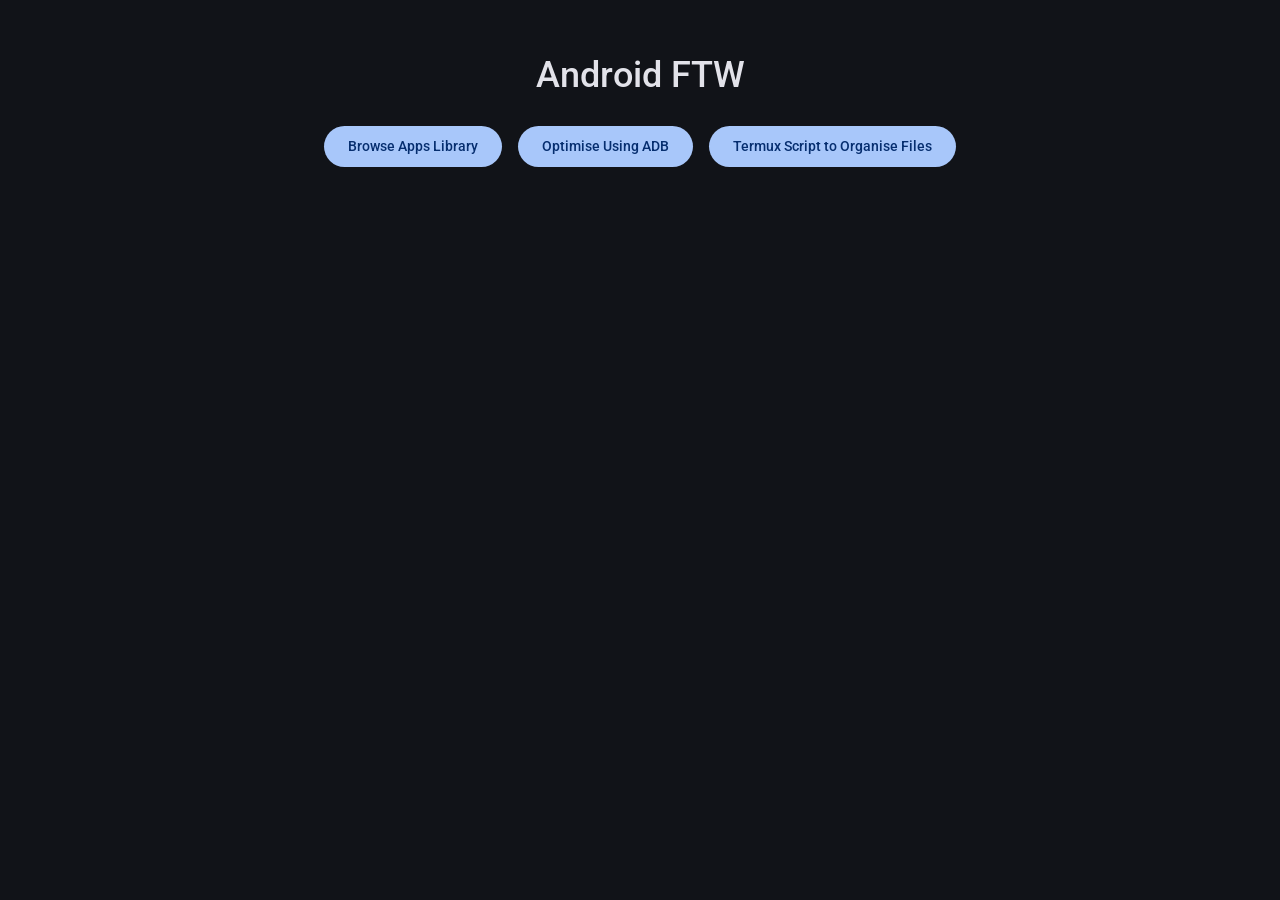
<file: docs/index.html>
<!DOCTYPE html>
<html lang="en">
<head>
    <meta charset="UTF-8">
    <meta name="viewport" content="width=device-width, initial-scale=1.0">
    <title>Android FTW</title>
    <link rel="preconnect" href="https://fonts.googleapis.com">
    <link rel="preconnect" href="https://fonts.gstatic.com" crossorigin>
    <link href="https://fonts.googleapis.com/css2?family=Roboto:wght@400;500;700&display=swap" rel="stylesheet">
    <link rel="stylesheet" href="./apps/style.css">
</head>
<body>
    <header>
        <h1>Android FTW</h1>
        
        <div class="controls-container">
            <a href="./apps/" class="card-button">
                Browse Apps Library
            </a>
            <a href="./scripts/optimize_android.sh" class="card-button">
                Optimise Using ADB
            </a>
            <a href="./scripts/organize_files_by_extension.sh" class="card-button">
                Termux Script to Organise Files
            </a>
        </div>
    </header>

    <main>
        </main>
</body>
</html>
</file>
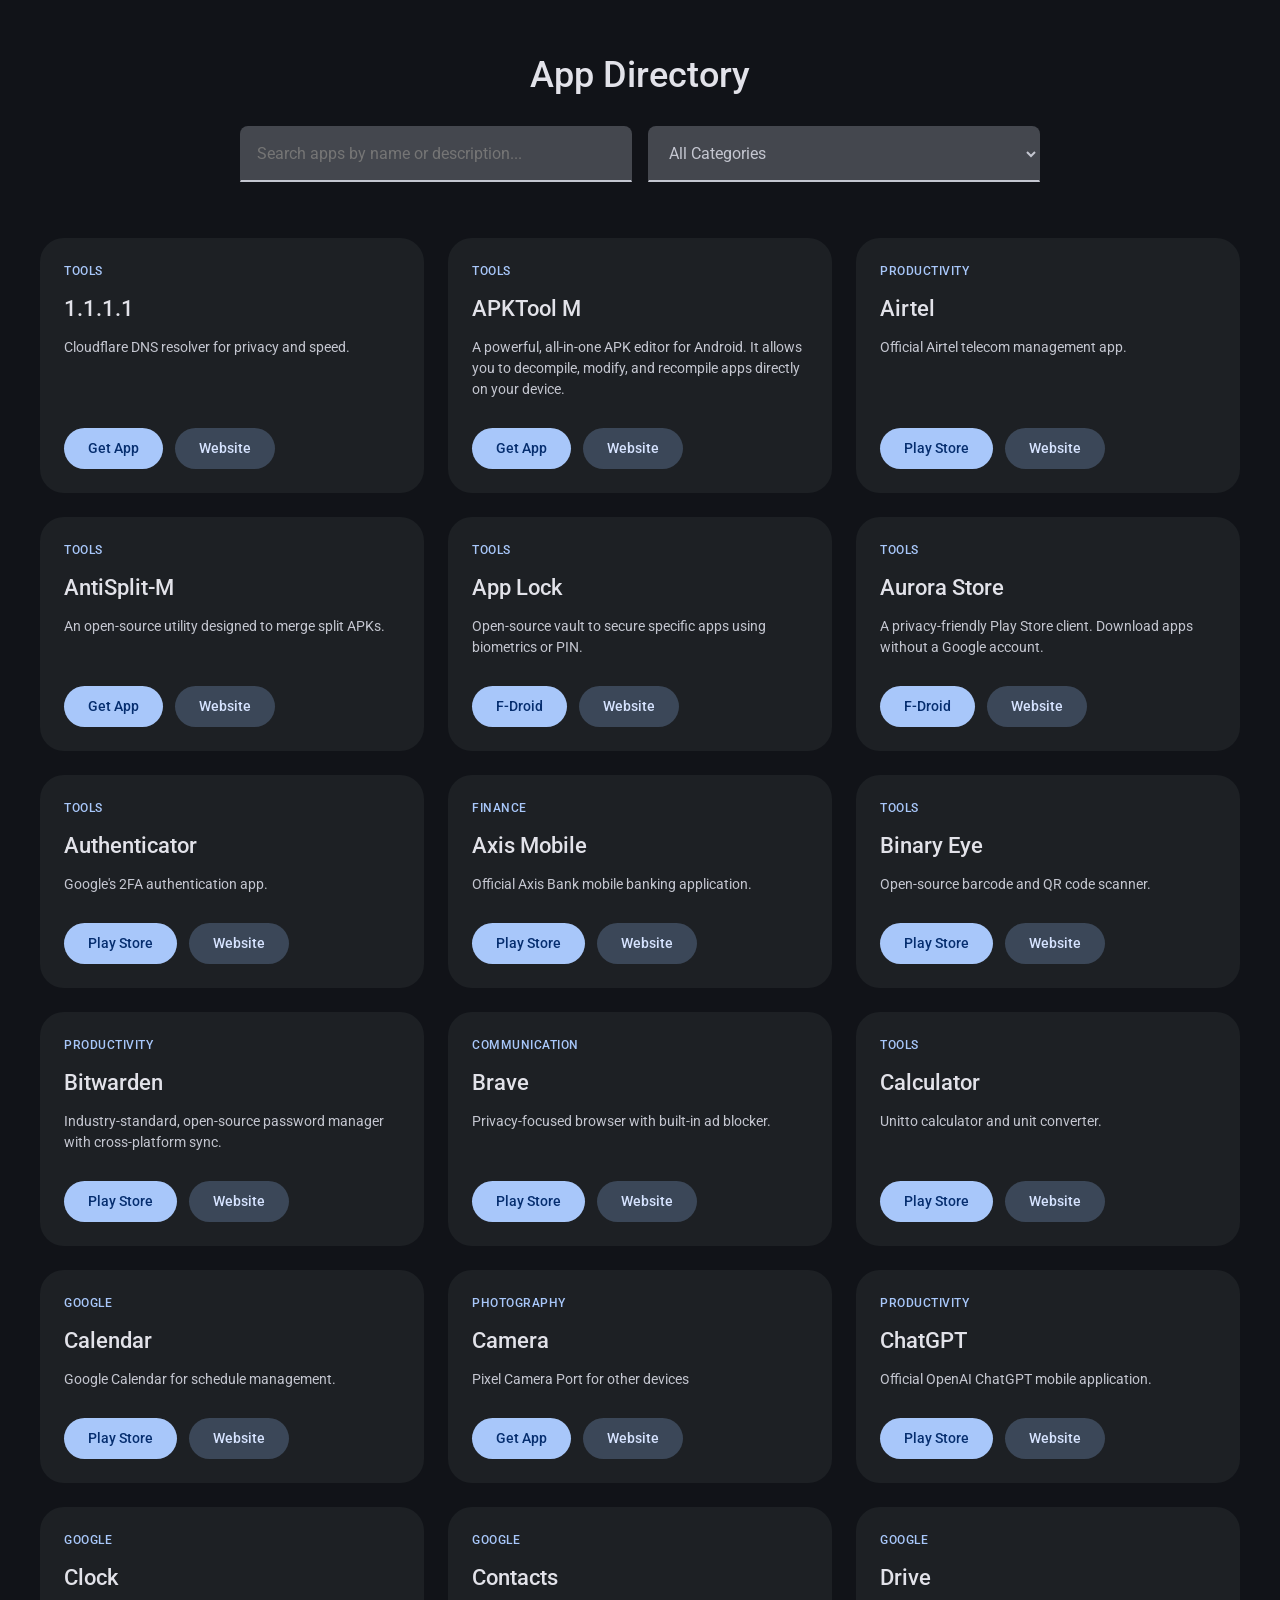
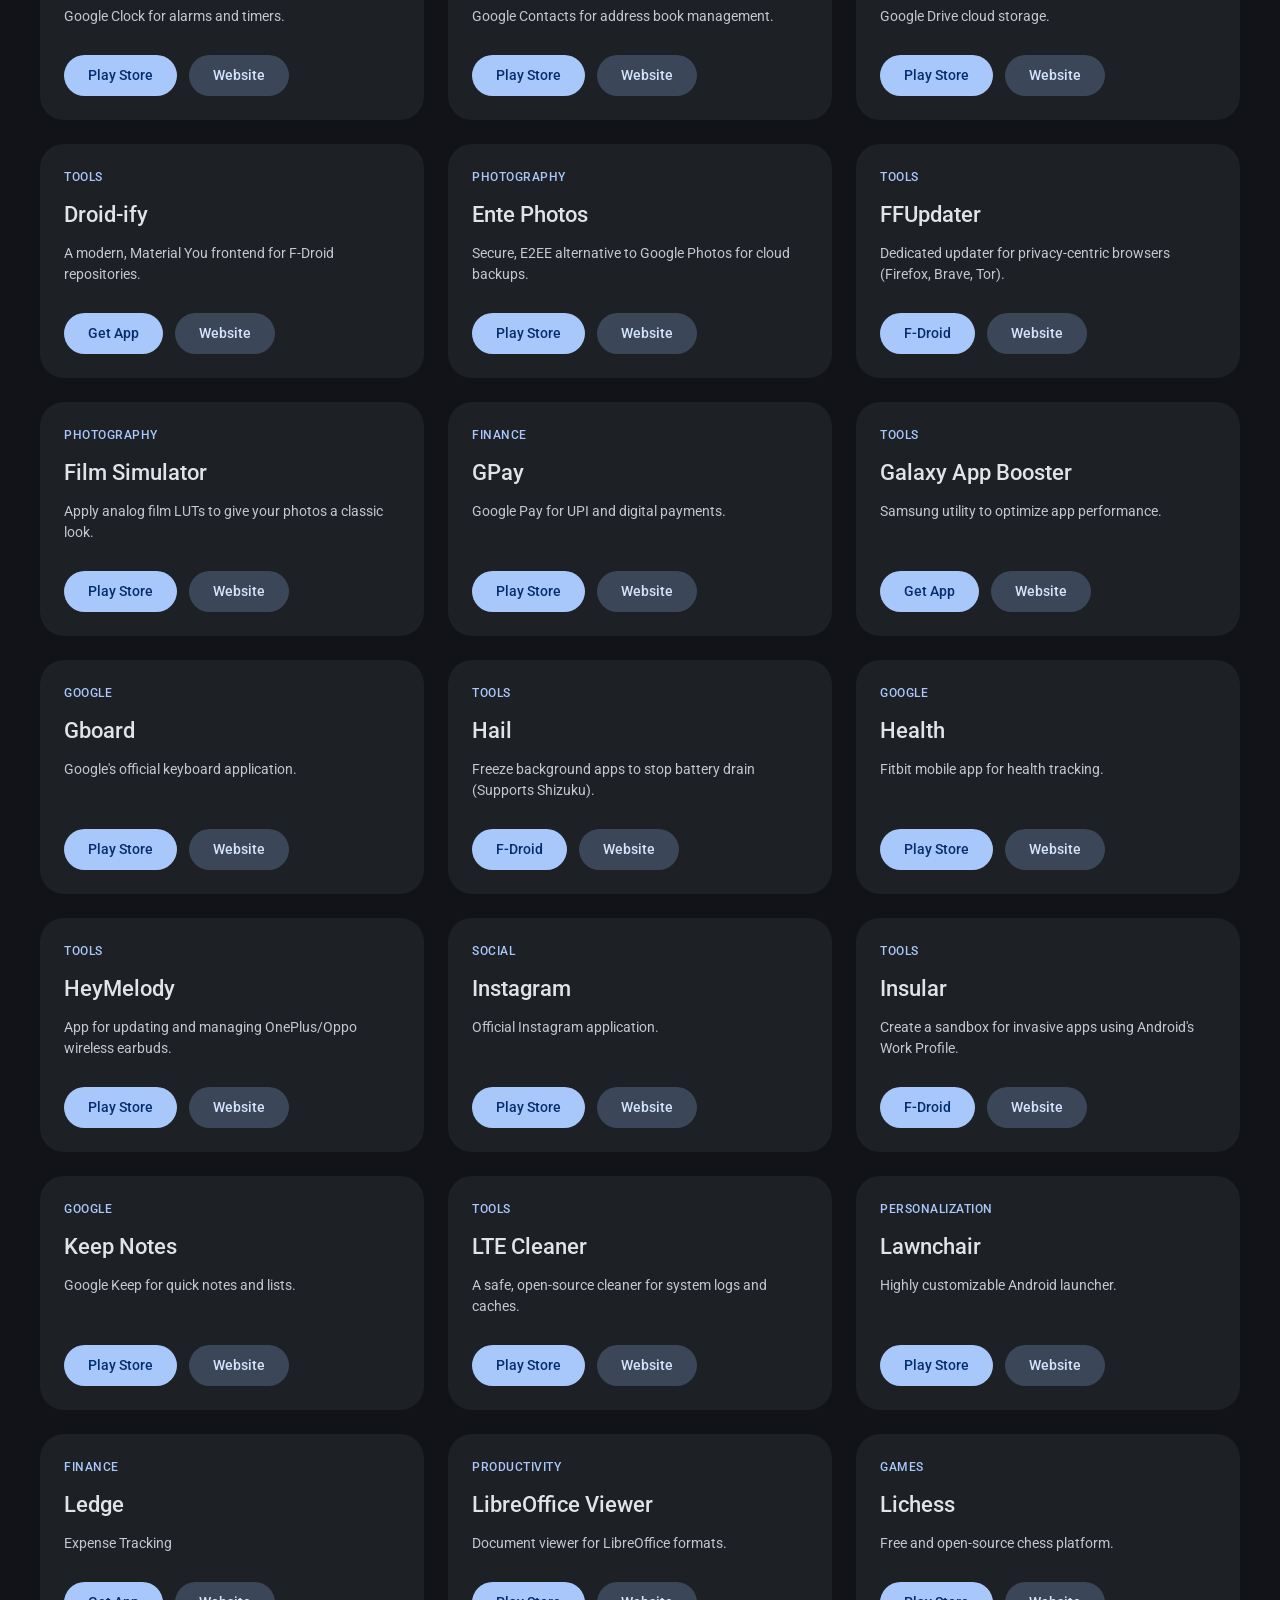
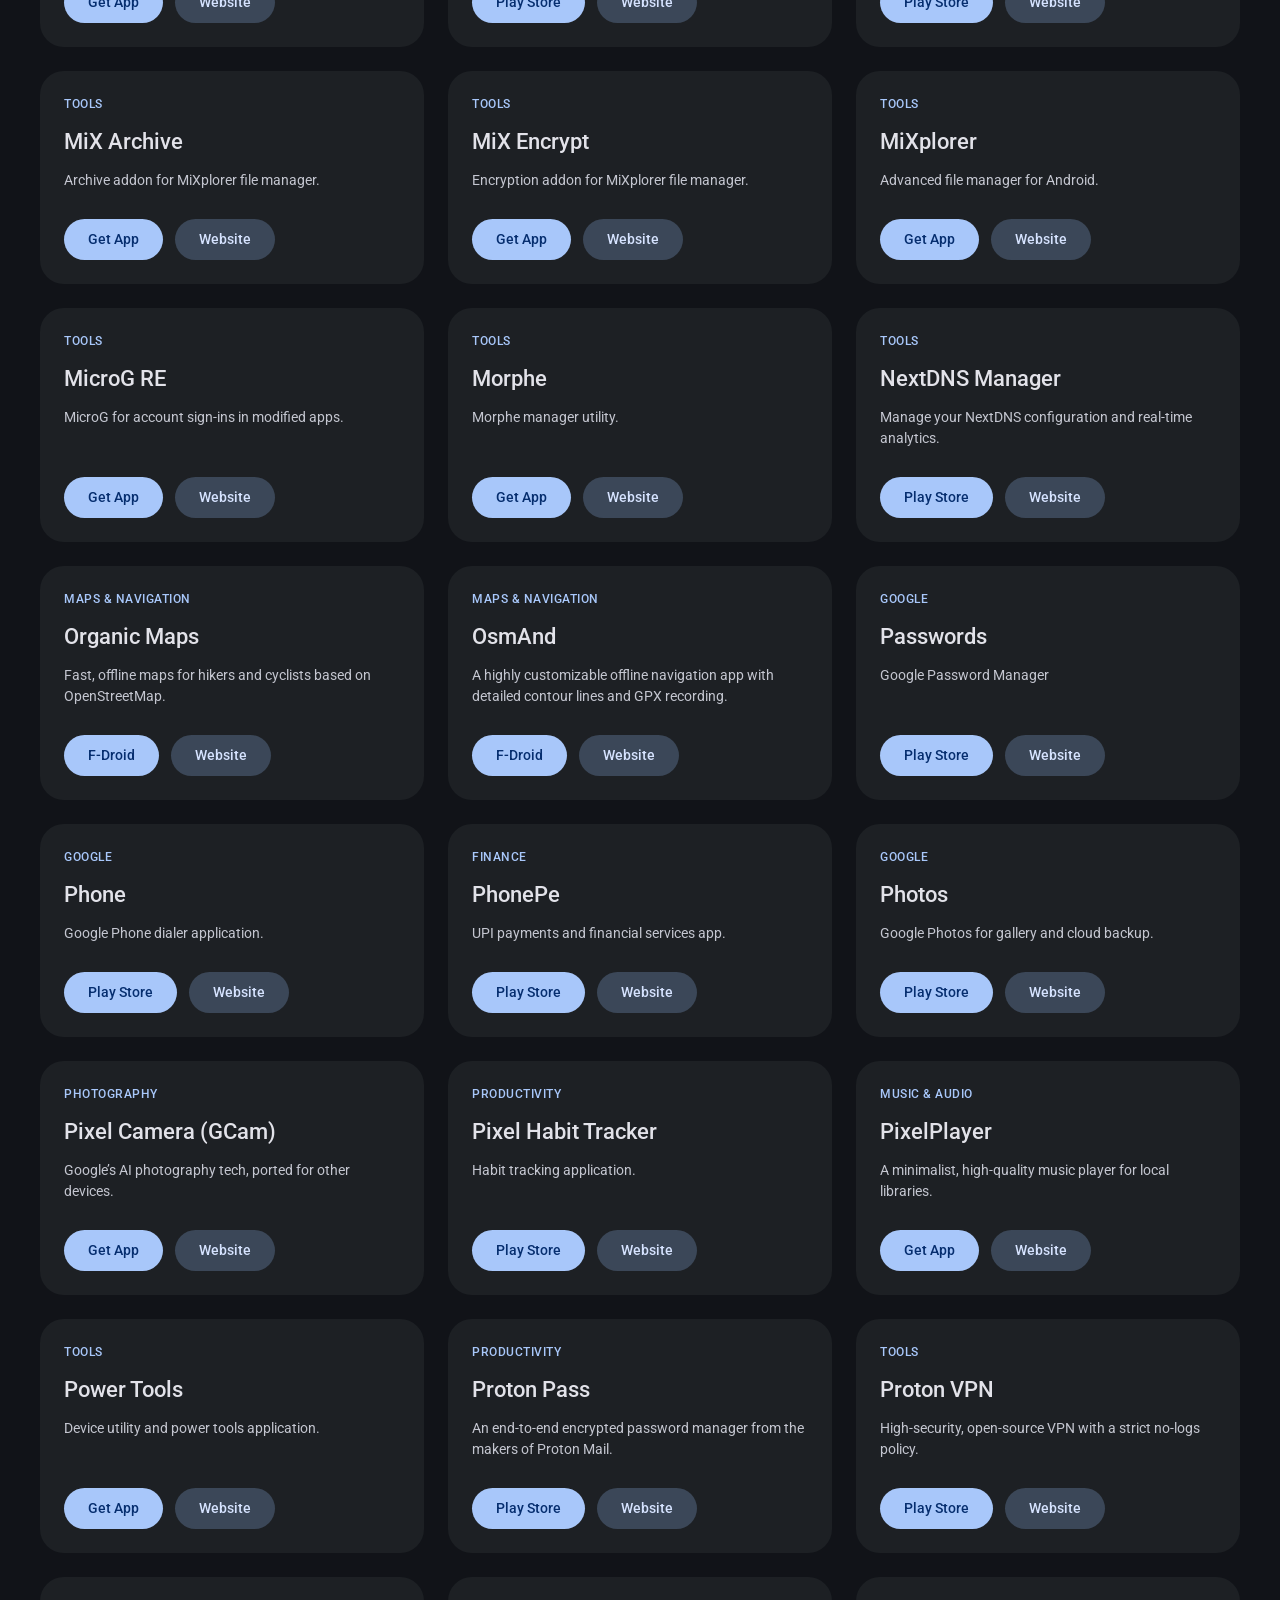
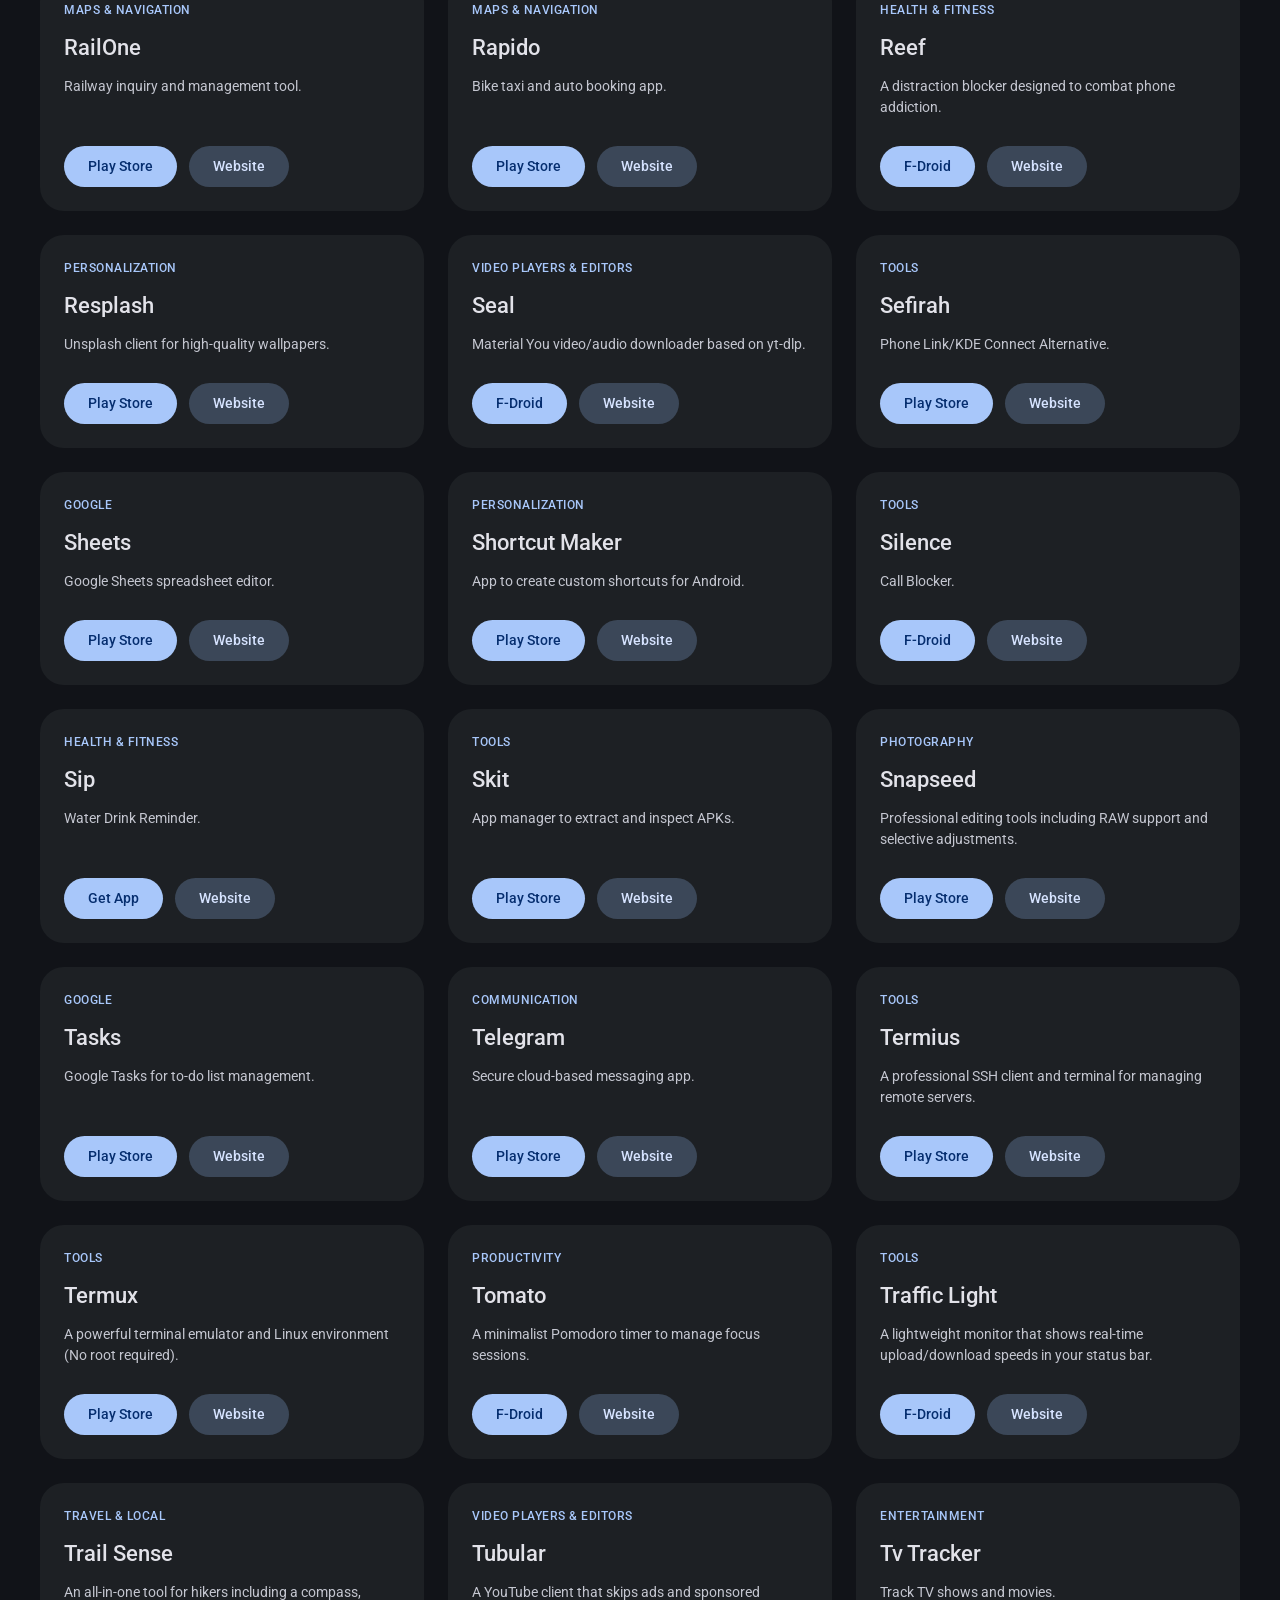
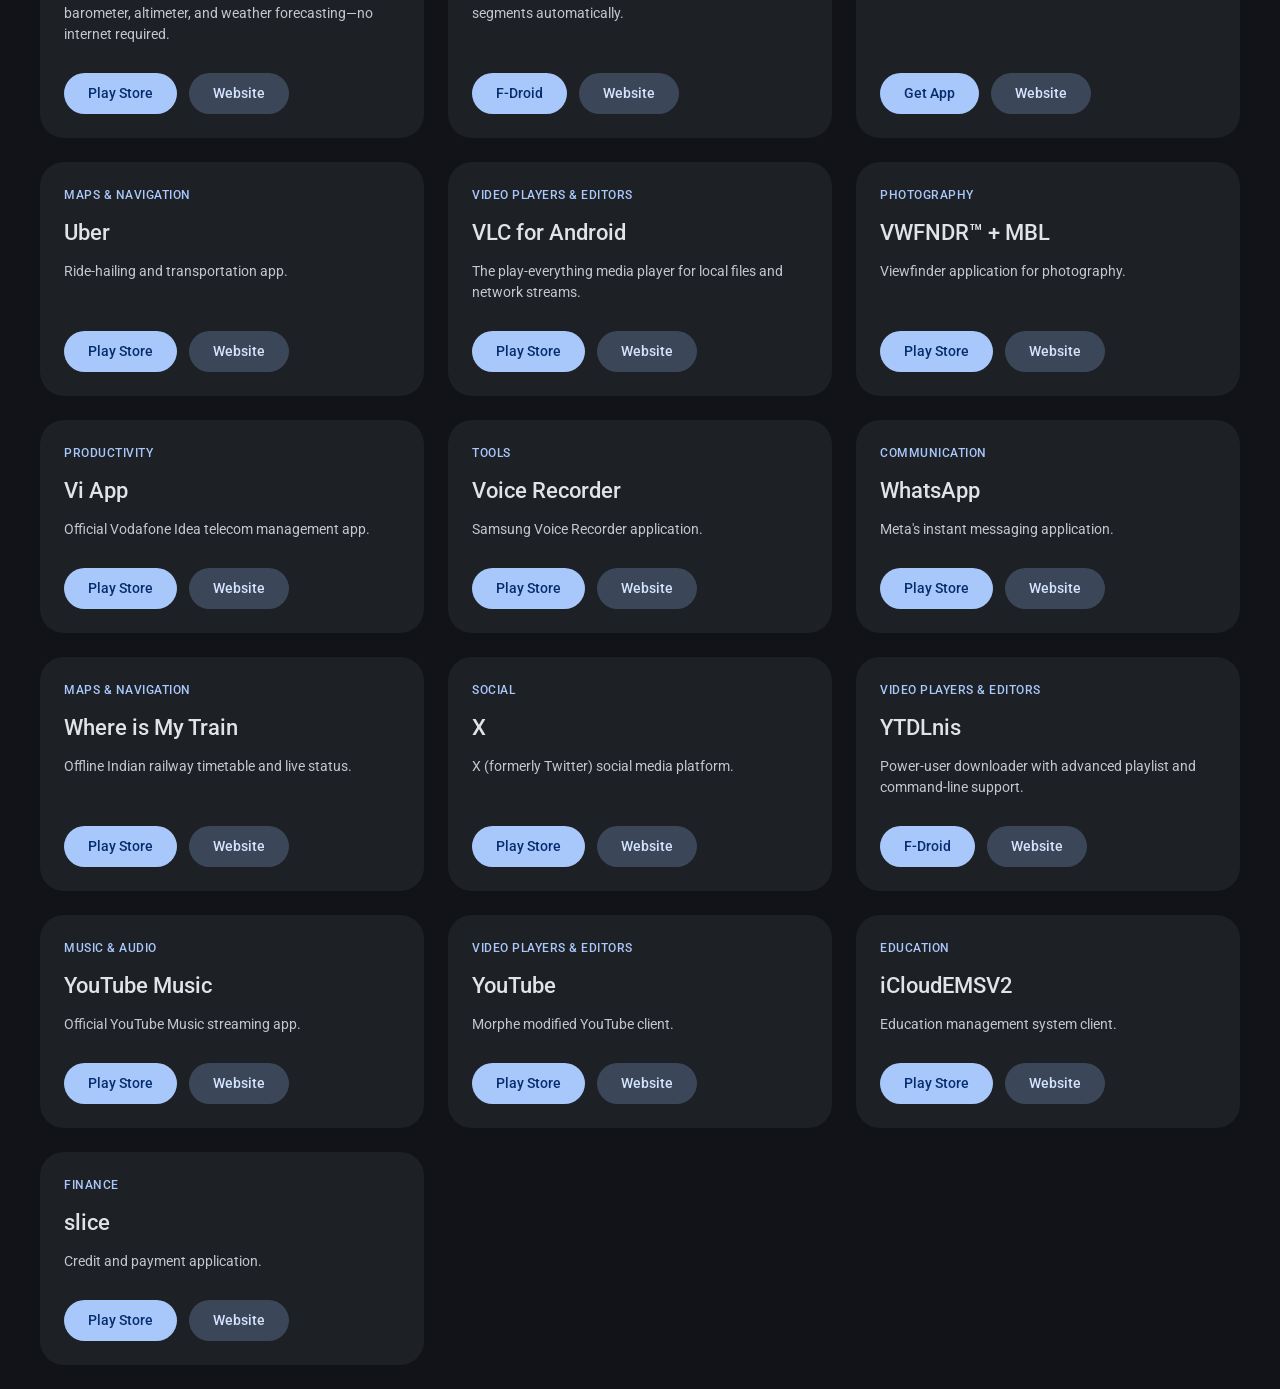
<file: docs/apps/index.html>
<!DOCTYPE html>
<html lang="en">
<head>
    <meta charset="UTF-8">
    <meta name="viewport" content="width=device-width, initial-scale=1.0">
    <title>App Directory</title>
    <link rel="preconnect" href="https://fonts.googleapis.com">
    <link rel="preconnect" href="https://fonts.gstatic.com" crossorigin>
    <link href="https://fonts.googleapis.com/css2?family=Roboto:wght@400;500;700&display=swap" rel="stylesheet">
    <link rel="stylesheet" href="style.css">
</head>
<body>

    <header>
        <h1>App Directory</h1>
        <div class="controls-container">
            <input type="text" id="searchInput" placeholder="Search apps by name or description...">
            <select id="categorySelect">
                <option value="All">All Categories</option>
                </select>
        </div>
    </header>

    <main>
        <div id="appGrid" class="grid">
            <div class="message">Loading apps...</div>
        </div>
    </main>

    <script src="script.js" defer></script>
</body>
</html>
</file>
<file: docs/apps/style.css>
/* Material 3 Dark Theme Variables */
:root {
  --md-sys-color-background: #111318;
  --md-sys-color-on-background: #e2e2e9;
  --md-sys-color-surface: #111318;
  --md-sys-color-surface-container: #1d2024;
  --md-sys-color-primary: #a8c7fa; /* Signature light blue for dark mode */
  --md-sys-color-on-primary: #062e6f;
  --md-sys-color-secondary-container: #3b4758;
  --md-sys-color-on-secondary-container: #d6e3ff;
  --md-sys-color-outline: #8e9099;
  --md-sys-color-surface-variant: #44474e;
  --md-sys-color-on-surface-variant: #c4c6d0;
}

body {
  font-family: "Roboto", sans-serif;
  background-color: var(--md-sys-color-background);
  color: var(--md-sys-color-on-background);
  margin: 0;
  padding: 0;
  line-height: 1.5;
}

header {
  padding: 48px 24px 32px;
  text-align: center;
}

h1 {
  font-size: 36px;
  font-weight: 500;
  margin: 0 0 24px 0;
  color: var(--md-sys-color-on-background);
}

.controls-container {
  display: flex;
  gap: 16px;
  justify-content: center;
  flex-wrap: wrap;
  max-width: 800px;
  margin: 0 auto;
}

/* Material 3 Text Fields / Dropdowns */
input[type="text"],
select {
  background-color: var(--md-sys-color-surface-variant);
  color: var(--md-sys-color-on-surface-variant);
  border: 1px solid transparent;
  border-bottom: 2px solid var(--md-sys-color-on-surface-variant);
  border-radius: 8px 8px 0 0;
  padding: 16px;
  font-size: 16px;
  font-family: inherit;
  outline: none;
  transition:
    border-color 0.2s,
    background-color 0.2s;
  flex: 1;
  min-width: 200px;
}

input[type="text"]:focus,
select:focus {
  background-color: var(--md-sys-color-surface-variant);
  border-bottom-color: var(--md-sys-color-primary);
}

main {
  padding: 24px;
  max-width: 1200px;
  margin: 0 auto;
}

.grid {
  display: grid;
  grid-template-columns: repeat(auto-fill, minmax(320px, 1fr));
  gap: 24px;
}

/* Material 3 Filled Card */
.card {
  background-color: var(--md-sys-color-surface-container);
  border-radius: 24px;
  padding: 24px;
  display: flex;
  flex-direction: column;
  gap: 12px;
  transition:
    transform 0.2s ease,
    box-shadow 0.2s ease;
}

.card:hover {
  transform: translateY(-4px);
  box-shadow: 0 8px 16px rgba(0, 0, 0, 0.2);
}

.card-category {
  font-size: 12px;
  font-weight: 500;
  text-transform: uppercase;
  letter-spacing: 0.5px;
  color: var(--md-sys-color-primary);
}

.card-title {
  font-size: 22px;
  font-weight: 500;
  margin: 0;
}

.card-desc {
  font-size: 14px;
  color: var(--md-sys-color-on-surface-variant);
  flex-grow: 1;
  margin: 0;
}

/* Material 3 Filled Button */
/* Card Actions Container */
.card-actions {
  display: flex;
  gap: 12px;
  margin-top: 16px;
  flex-wrap: wrap; /* Allows buttons to stack on very small screens */
}

/* Material 3 Filled Button */
.card-button {
  background-color: var(--md-sys-color-primary);
  color: var(--md-sys-color-on-primary);
  padding: 10px 24px;
  border-radius: 100px;
  text-decoration: none;
  font-weight: 500;
  font-size: 14px;
  transition: opacity 0.2s;
  text-align: center;
}

/* Material 3 Tonal/Secondary Button */
.card-button.secondary {
  background-color: var(--md-sys-color-secondary-container);
  color: var(--md-sys-color-on-secondary-container);
}

.card-button:hover {
  opacity: 0.85;
}

.message {
  text-align: center;
  grid-column: 1 / -1;
  padding: 48px;
  color: var(--md-sys-color-on-surface-variant);
  font-size: 18px;
}
</file>
